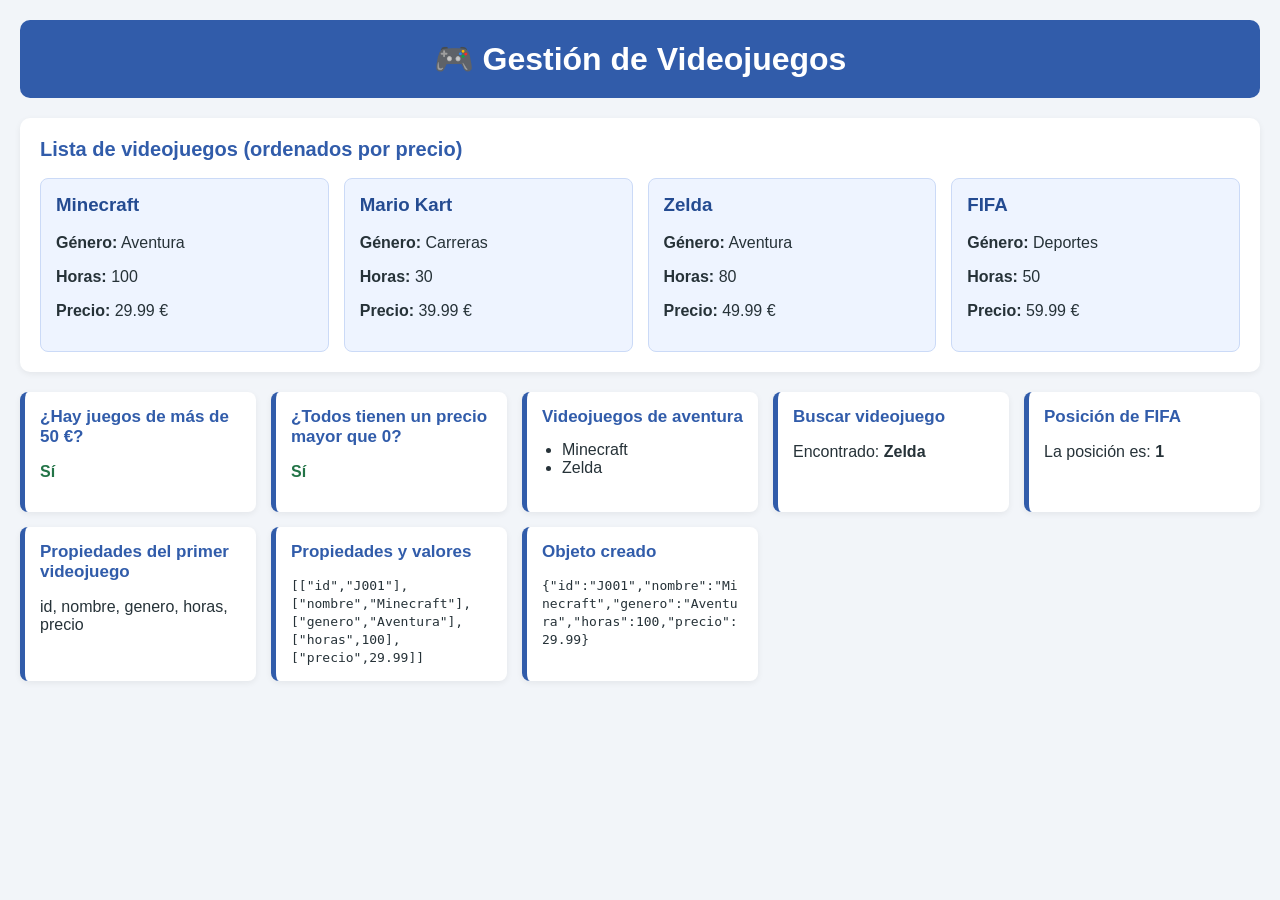
<file: MiniProyecto/index.html>
<!DOCTYPE html>
<html lang="es">
<head>
    <meta charset="UTF-8">
    <meta name="viewport" content="width=device-width, initial-scale=1.0">
    <title>Gestión de Videojuegos</title>

    <style>
        body {
            font-family: Arial, sans-serif;
            background-color: #f2f5f9;
            margin: 0;
            padding: 20px;
            color: #263238;
        }

        header {
            background-color: #315caa;
            color: white;
            text-align: center;
            padding: 20px;
            border-radius: 10px;
            margin-bottom: 20px;
        }

        h1 {
            margin: 0;
        }

        h2 {
            color: #315caa;
            font-size: 20px;
            margin-top: 0;
        }

        .seccion {
            background-color: white;
            padding: 20px;
            border-radius: 10px;
            margin-bottom: 20px;
            box-shadow: 0 2px 6px #00000010;
        }

        .lista-juegos {
            display: flex;
            flex-wrap: wrap;
            gap: 15px;
        }

        .juego {
            background-color: #eef4ff;
            border: 1px solid #cbdaf7;
            border-radius: 8px;
            padding: 15px;
            flex: 1 1 200px;
        }

        .juego h3 {
            margin-top: 0;
            color: #244b91;
        }

        .resultados {
            display: grid;
            grid-template-columns: repeat(auto-fit, minmax(230px, 1fr));
            gap: 15px;
        }

        .resultado {
            background-color: white;
            border-radius: 8px;
            border-left: 5px solid #315caa;
            padding: 15px;
            box-shadow: 0 2px 6px #00000010;
        }

        .resultado h2 {
            font-size: 17px;
        }

        .valor {
            font-weight: bold;
            color: #237447;
        }

        .lista-simple {
            margin: 0;
            padding-left: 20px;
        }

        code {
            overflow-wrap: anywhere;
        }

        @media (max-width: 600px) {
            body {
                padding: 10px;
            }
        }
    </style>
</head>

<body>

    <header>
        <h1>🎮 Gestión de Videojuegos</h1>
    
    </header>

    <div id="resultado"></div>

    <script type="module" src="app.js"></script>

</body>
</html>
</file>
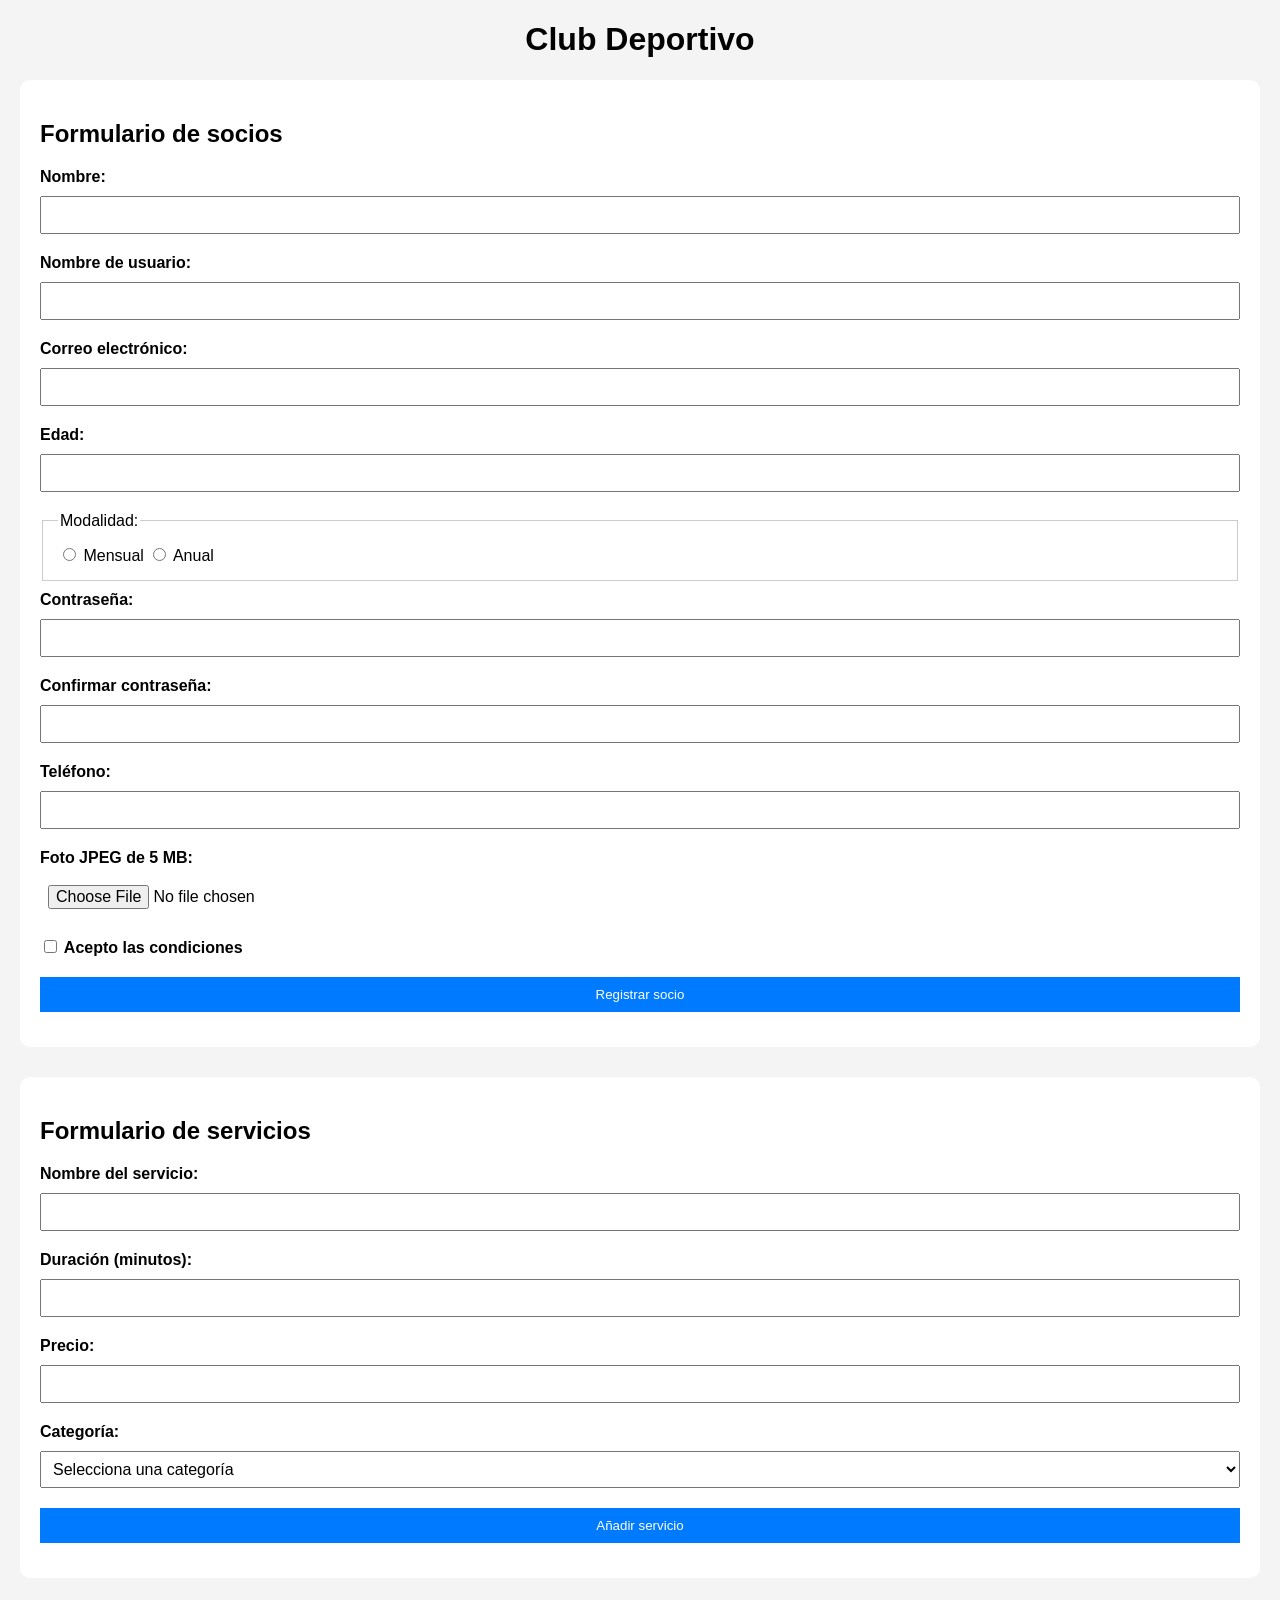
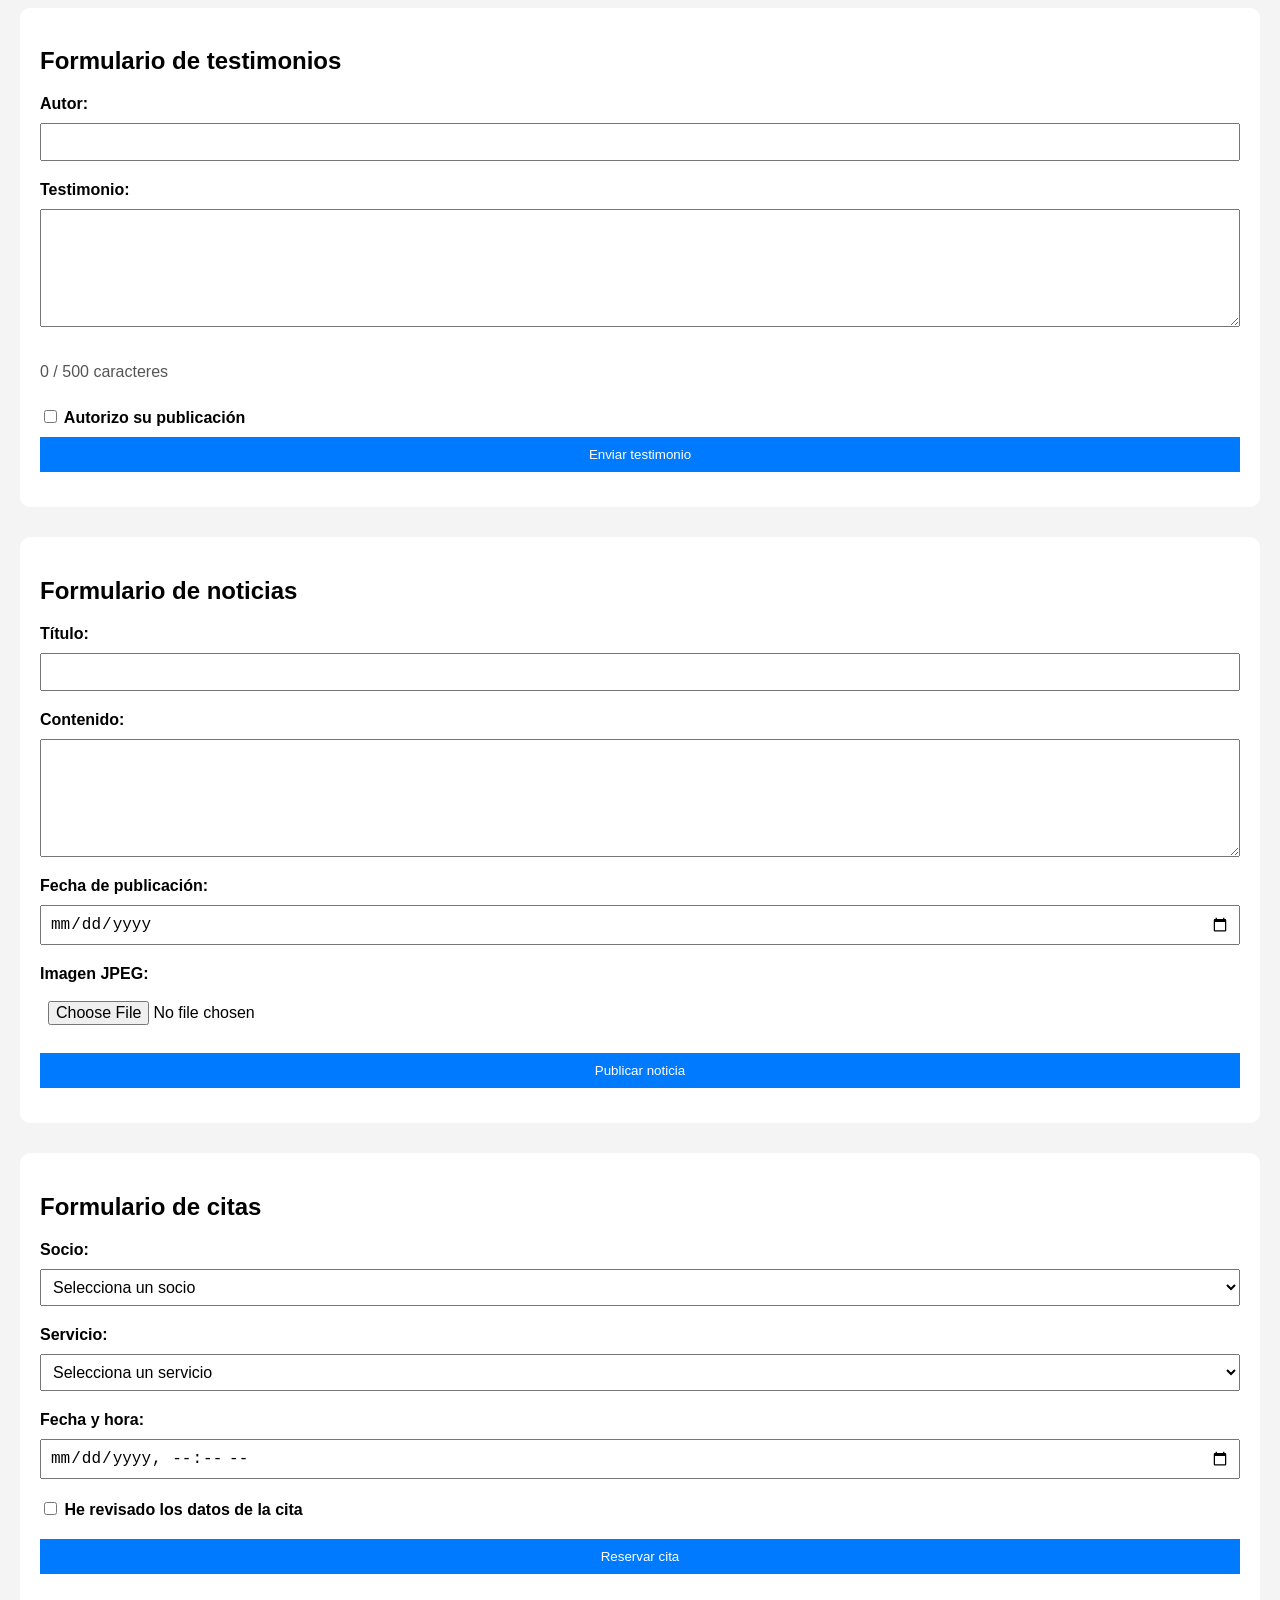
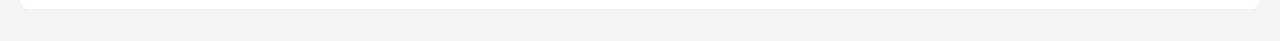
<file: Proyecto_ClubDeportivo/parte1/index.html>
<!DOCTYPE html>
<html lang="es">
<head>
    <meta charset="UTF-8">
    <meta name="viewport" content="width=device-width, initial-scale=1.0">
    <title>Club Deportivo</title>

    <link rel="stylesheet" href="estilos.css">

    <script src="socios.js" defer></script>
    <script src="servicios.js" defer></script>
    <script src="testimonios.js" defer></script>
    <script src="noticias.js" defer></script>
    <script src="citas.js" defer></script>
</head>

<body>

    <h1>Club Deportivo</h1>


    <section>

        <h2>Formulario de socios</h2>

        <form id="formSocios" novalidate>

            <label for="nombre">Nombre:</label>
            <input
                type="text"
                id="nombre"
                name="nombre"
                minlength="4"
                maxlength="50"
                required
                aria-describedby="errorNombre"
            >
            <p id="errorNombre" class="error"></p>

            <label for="usuario">Nombre de usuario:</label>
            <input
                type="text"
                id="usuario"
                name="usuario"
                minlength="5"
                maxlength="20"
                required
                aria-describedby="errorUsuario"
            >
            <p id="errorUsuario" class="error"></p>

            <label for="correo">Correo electrónico:</label>
            <input
                type="email"
                id="correo"
                name="correo"
                required
                aria-describedby="errorCorreo"
            >
            <p id="errorCorreo" class="error"></p>

            <label for="edad">Edad:</label>
            <input
                type="number"
                id="edad"
                name="edad"
                min="18"
                max="100"
                required
                aria-describedby="errorEdad"
            >
            <p id="errorEdad" class="error"></p>

            <fieldset>

                <legend>Modalidad:</legend>

                <label>
                    <input
                        type="radio"
                        name="modalidad"
                        value="Mensual"
                        required
                    >
                    Mensual
                </label>

                <label>
                    <input
                        type="radio"
                        name="modalidad"
                        value="Anual"
                    >
                    Anual
                </label>

                <p id="errorModalidad" class="error"></p>

            </fieldset>

            <label for="password">Contraseña:</label>
            <input
                type="password"
                id="password"
                name="password"
                minlength="8"
                maxlength="16"
                required
                aria-describedby="errorPassword"
            >
            <p id="errorPassword" class="error"></p>

            <label for="confirmacion">Confirmar contraseña:</label>
            <input
                type="password"
                id="confirmacion"
                name="confirmacion"
                required
                aria-describedby="errorConfirmacion"
            >
            <p id="errorConfirmacion" class="error"></p>

            <label for="telefono">Teléfono:</label>
            <input
                type="tel"
                id="telefono"
                name="telefono"
                required
                aria-describedby="errorTelefono"
            >
            <p id="errorTelefono" class="error"></p>

            <label for="foto">Foto JPEG de 5 MB:</label>
            <input
                type="file"
                id="foto"
                name="foto"
                accept="image/jpeg"
                required
                aria-describedby="errorFoto"
            >
            <p id="errorFoto" class="error"></p>

            <label>
                <input
                    type="checkbox"
                    id="condiciones"
                    name="condiciones"
                    required
                >
                Acepto las condiciones
            </label>

            <p id="errorCondiciones" class="error"></p>

            <button type="submit">Registrar socio</button>

        </form>

        <div id="resultado"></div>

    </section>

    <section>

        <h2>Formulario de servicios</h2>

        <form id="formServicios" novalidate>

            <label for="nombreServicio">Nombre del servicio:</label>
            <input
                type="text"
                id="nombreServicio"
                name="nombreServicio"
                minlength="3"
                maxlength="50"
                required
                aria-describedby="errorNombreServicio"
            >
            <p id="errorNombreServicio" class="error"></p>

            <label for="duracion">Duración (minutos):</label>
            <input
                type="number"
                id="duracion"
                name="duracion"
                min="15"
                step="15"
                required
                aria-describedby="errorDuracion"
            >
            <p id="errorDuracion" class="error"></p>

            <label for="precio">Precio:</label>
            <input
                type="number"
                id="precio"
                name="precio"
                min="0"
                max="9999.99"
                step="0.01"
                required
                aria-describedby="errorPrecio"
            >
            <p id="errorPrecio" class="error"></p>

            <label for="categoria">Categoría:</label>
            <select
                id="categoria"
                name="categoria"
                required
                aria-describedby="errorCategoria"
            >
                <option value="">Selecciona una categoría</option>
                <option value="Fitness">Fitness</option>
                <option value="Salud">Salud</option>
                <option value="Relajación">Relajación</option>
            </select>

            <p id="errorCategoria" class="error"></p>

            <button type="submit">Añadir servicio</button>

        </form>

        <div id="resultadoServicios"></div>

    </section>

    <section>

        <h2>Formulario de testimonios</h2>

        <form id="formTestimonios" novalidate>

            <label for="autorTestimonio">Autor:</label>
            <input
                type="text"
                id="autorTestimonio"
                name="autor"
                minlength="2"
                maxlength="50"
                required
                aria-describedby="errorAutor"
            >
            <p id="errorAutor" class="error"></p>

            <label for="textoTestimonio">Testimonio:</label>
            <textarea
                id="textoTestimonio"
                name="testimonio"
                minlength="10"
                maxlength="500"
                required
                aria-describedby="errorTestimonio contador"
            ></textarea>

            <p id="errorTestimonio" class="error"></p>

            <p id="contador">0 / 500 caracteres</p>

            <label>
                <input
                    type="checkbox"
                    id="autorizacion"
                    name="autorizacion"
                >
                Autorizo su publicación
            </label>

            <button type="submit">Enviar testimonio</button>

        </form>

        <div id="resultadoTestimonios"></div>

    </section>

    <section>

        <h2>Formulario de noticias</h2>

        <form id="formNoticias" novalidate>

            <label for="tituloNoticia">Título:</label>
            <input
                type="text"
                id="tituloNoticia"
                name="titulo"
                minlength="3"
                maxlength="100"
                required
                aria-describedby="errorTitulo"
            >
            <p id="errorTitulo" class="error"></p>

            <label for="contenidoNoticia">Contenido:</label>
            <textarea
                id="contenidoNoticia"
                name="contenido"
                minlength="20"
                maxlength="2000"
                required
                aria-describedby="errorContenido"
            ></textarea>

            <p id="errorContenido" class="error"></p>

            <label for="fechaPublicacion">Fecha de publicación:</label>
            <input
                type="date"
                id="fechaPublicacion"
                name="fecha"
                required
                aria-describedby="errorFecha"
            >
            <p id="errorFecha" class="error"></p>

            <label for="imagenNoticia">Imagen JPEG:</label>
            <input
                type="file"
                id="imagenNoticia"
                name="imagen"
                accept="image/jpeg"
                required
                aria-describedby="errorImagen"
            >
            <p id="errorImagen" class="error"></p>

            <button type="submit">Publicar noticia</button>

        </form>

        <div id="resultadoNoticias"></div>

    </section>

    <section>

        <h2>Formulario de citas</h2>

        <form id="formCitas" novalidate>

            <label for="socioCita">Socio:</label>

            <select
                id="socioCita"
                name="socio"
                required
                aria-describedby="errorSocio"
            >
                <option value="">Selecciona un socio</option>
                <option value="Ana García">Ana García</option>
                <option value="Carlos López">Carlos López</option>
                <option value="María Sánchez">María Sánchez</option>
            </select>

            <p id="errorSocio" class="error"></p>


            <label for="servicioCita">Servicio:</label>

            <select
                id="servicioCita"
                name="servicio"
                required
                aria-describedby="errorServicioCita"
            >
                <option value="">Selecciona un servicio</option>
                <option value="Yoga">Yoga</option>
                <option value="Pilates">Pilates</option>
                <option value="Entrenamiento personal">Entrenamiento personal</option>
            </select>

            <p id="errorServicioCita" class="error"></p>


            <label for="fechaCita">Fecha y hora:</label>

            <input
                type="datetime-local"
                id="fechaCita"
                name="fecha"
                required
                aria-describedby="errorFechaCita"
            >

            <p id="errorFechaCita" class="error"></p>


            <label>
                <input
                    type="checkbox"
                    id="confirmacionCita"
                    name="confirmacion"
                    required
                >
                He revisado los datos de la cita
            </label>

            <p id="errorConfirmacionCita" class="error"></p>


            <button type="submit">Reservar cita</button>

        </form>

        <div id="resultadoCitas"></div>

    </section>

</body>
</html>
</file>
<file: Proyecto_ClubDeportivo/parte1/estilos.css>
body {
    font-family: Arial, sans-serif;
    margin: 20px;
    background-color: #f4f4f4;
}

h1 {
    text-align: center;
}

section {
    background-color: white;
    padding: 20px;
    margin-bottom: 30px;
    border-radius: 10px;
}

form {
    display: flex;
    flex-direction: column;
    gap: 10px;
}

label {
    font-weight: bold;
}

input,
textarea,
select {
    padding: 8px;
    font-size: 16px;
}

textarea {
    min-height: 100px;
    resize: vertical;
}

input[type="radio"],
input[type="checkbox"] {
    width: auto;
}

fieldset {
    border: 1px solid #ccc;
    padding: 15px;
}

fieldset label {
    font-weight: normal;
}

button {
    padding: 10px;
    background-color: #007bff;
    color: white;
    border: none;
    cursor: pointer;
}

button:hover {
    background-color: #0056b3;
}

.error {
    color: red;
    margin: 0;
}

#resultado,
#resultadoServicios,
#resultadoTestimonios,
#resultadoNoticias,
#resultadoCitas {
    margin-top: 15px;
    color: green;
    font-weight: bold;
}

#contador {
    color: #555;
}
</file>
